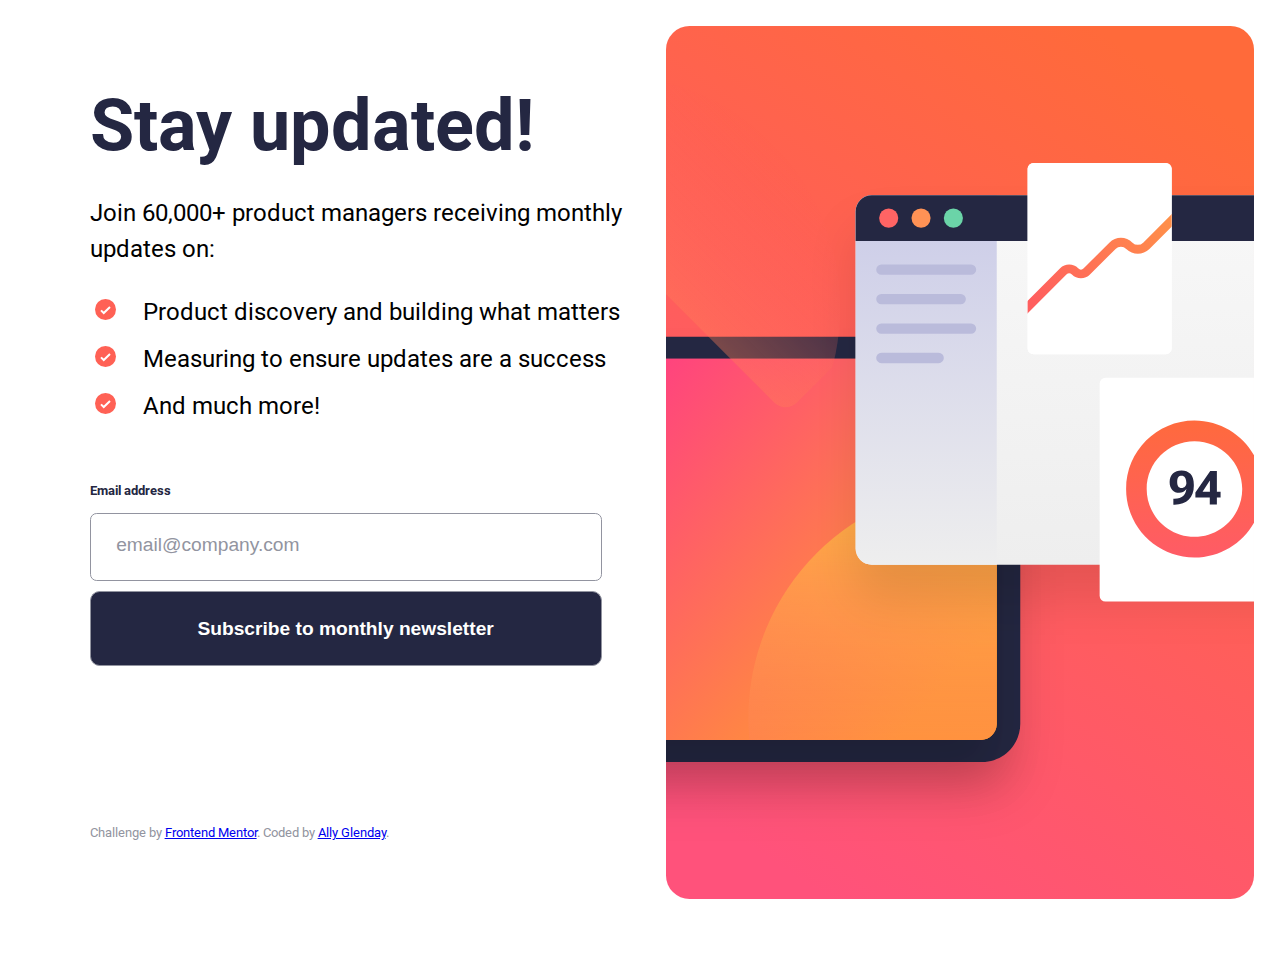
<file: index.html>
<!DOCTYPE html>
<html lang="en">
<head>
  <meta charset="UTF-8">
  <meta name="viewport" content="width=device-width, initial-scale=1.0"> <!-- displays site properly based on user's device -->
  <link rel="preload" href="assets/fonts/Roboto-Regular.ttf" as="font" type="font/woff2" crossorigin>
  <link rel="preload" href="assets/fonts/Roboto-Bold.ttf" as="font" type="font/woff2" crossorigin>
  <link rel="icon" type="image/png" sizes="32x32" href="./assets/images/favicon-32x32.png">
  <link rel="stylesheet" href="styles.css">
  
  <title>Frontend Mentor | Newsletter sign-up form with success message</title>


</head>
<body>
  <!-- Sign-up form start -->
  <picture>
    <!--Responsive images-->
    <source media="(max-width: 419px)" srcset="assets/images/illustration-sign-up-mobile.svg">
    <source media="(min-width: 420px)" srcset="assets/images/illustration-sign-up-desktop.svg">
    <img width="auto" height="auto" src="assets/images/illustration-sign-up-mobile.svg" alt="Sign up illustration">
  </picture> 
  <main>
    <h1>Stay updated!</h1>
    <p>Join 60,000+ product managers receiving monthly updates on:</p>
    
    <ul>
      <li>Product discovery and building what matters</li>
      <li>Measuring to ensure updates are a success</li>
      <li>And much more!</li>
    </ul>
    <form action="success.html" type="email">
      <label for="email">Email address 
        <p id="error-message"></p>
      </label>
  
      <input id="user-input" type="email" placeholder="email@company.com">
      <button onclick="validateEmail()" form="email-form" type="button">Subscribe to monthly newsletter</button>  
    </form>
  </main> 

  

  <!-- Sign-up form end -->

  <!-- Success message start -->

  <!-- Thanks for subscribing!

  A confirmation email has been sent to ash@loremcompany.com. 
  Please open it and click the button inside to confirm your subscription.

  Dismiss message -->

  <!-- Success message end -->
  <footer>
    <div class="attribution">
      <p>Challenge by <a href="https://www.frontendmentor.io?ref=challenge" target="_blank">Frontend Mentor</a>. Coded by <a href="https://github.com/ally-glenday">Ally Glenday</a>.</p> 
    </div>
  </footer>
  <script src="script.js"></script>
</body>
</html>
</file>
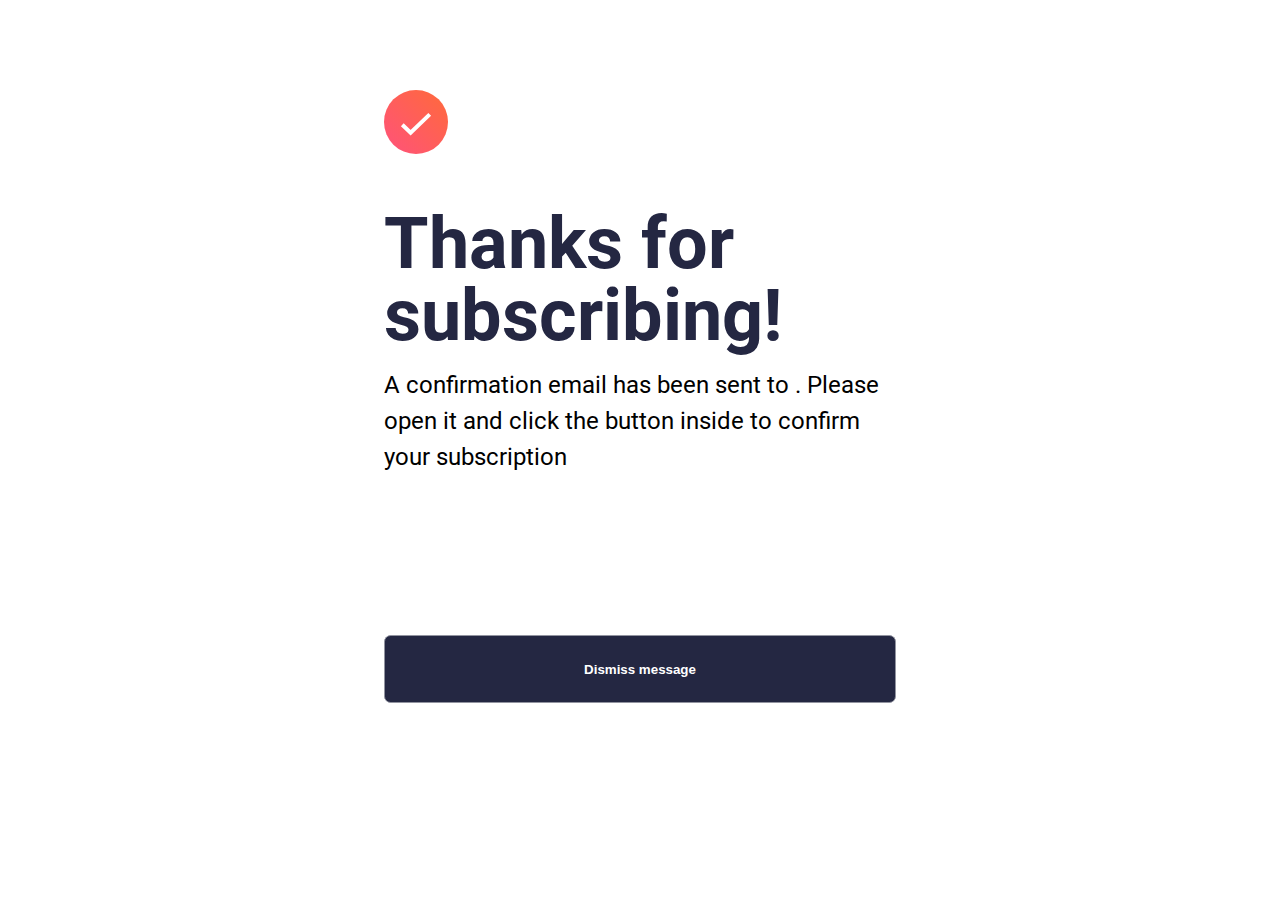
<file: success.html>
<!DOCTYPE html>
<html lang="en">
<head>
    <meta charset="UTF-8">
    <meta name="viewport" content="width=device-width, initial-scale=1.0">
    <title>Success - Thanks for subscribing!</title>
    <link rel="preload" href="assets/fonts/Roboto-Regular.ttf" as="font" type="font/woff2" crossorigin>
    <link rel="preload" href="assets/fonts/Roboto-Bold.ttf" as="font" type="font/woff2" crossorigin>
    <link rel="icon" type="image/png" sizes="32x32" href="./assets/images/favicon-32x32.png">
    <link rel="stylesheet" href="styles.css">
</head>
<body>
    <main class="success">
      <img src="assets/images/icon-success.svg" alt="Success icon">
      <h1>Thanks for subscribing!</h1>
      <h2 id="test"></h2>
      <p>A confirmation email has been sent to  <span id="display-user-input"></span>. Please open it and click the button inside to confirm your subscription</p>
      <a class="dismiss-message" href="index.html"><button class="dismiss-message">Dismiss message</button></a>
    </main>

    <script src="script.js"></script>
</body>
</html>
</file>
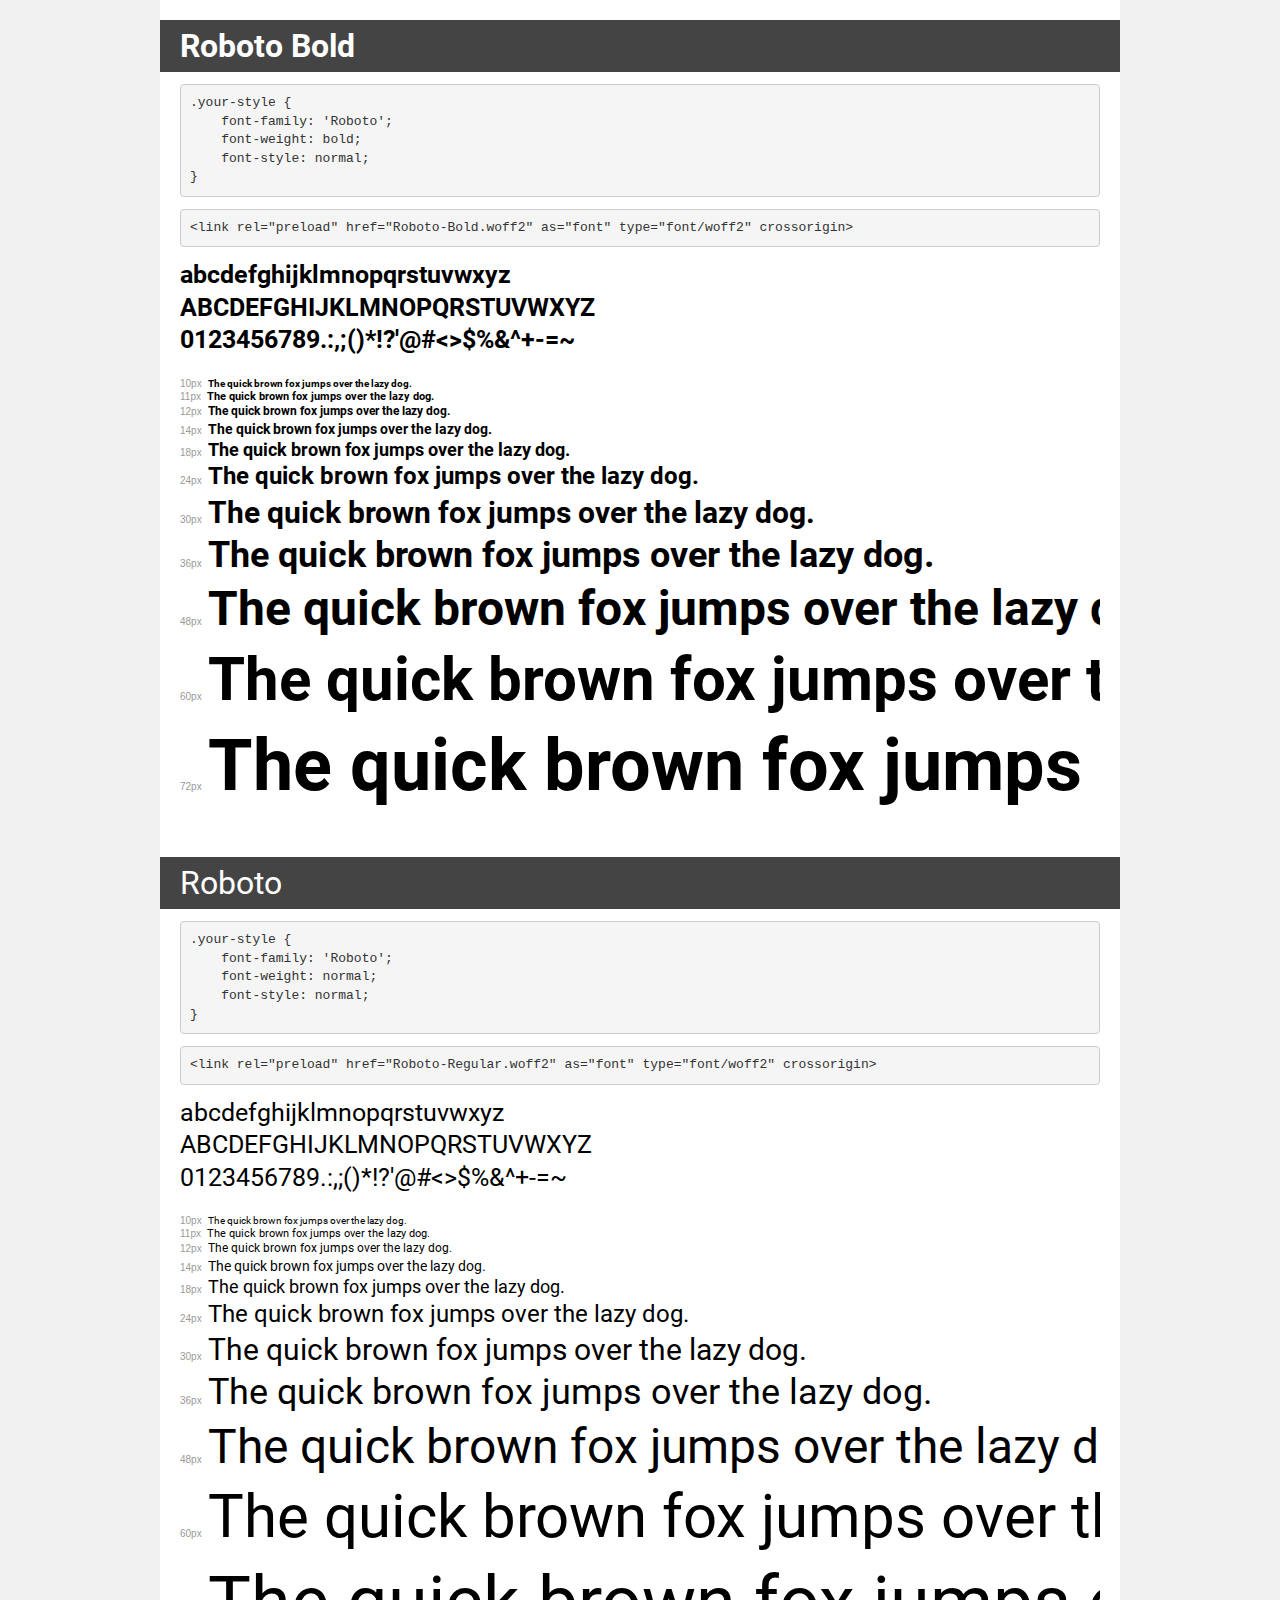
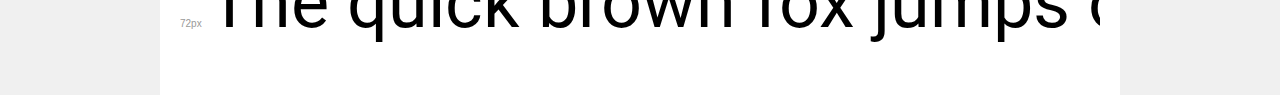
<file: assets/fonts/transfonter.org-20231009-003535/demo.html>
<!DOCTYPE html>
<html lang="en">
<head>
    <meta charset="utf-8">
    <meta http-equiv="X-UA-Compatible" content="IE=edge">
    <meta name="viewport" content="width=device-width, initial-scale=1">
    <meta name="robots" content="noindex, noarchive">
    <meta name="format-detection" content="telephone=no">
    <title>Transfonter demo</title>
    <link href="stylesheet.css" rel="stylesheet">
    <style>
        /*
        http://meyerweb.com/eric/tools/css/reset/
        v2.0 | 20110126
        License: none (public domain)
        */
        html, body, div, span, applet, object, iframe,
        h1, h2, h3, h4, h5, h6, p, blockquote, pre,
        a, abbr, acronym, address, big, cite, code,
        del, dfn, em, img, ins, kbd, q, s, samp,
        small, strike, strong, sub, sup, tt, var,
        b, u, i, center,
        dl, dt, dd, ol, ul, li,
        fieldset, form, label, legend,
        table, caption, tbody, tfoot, thead, tr, th, td,
        article, aside, canvas, details, embed,
        figure, figcaption, footer, header, hgroup,
        menu, nav, output, ruby, section, summary,
        time, mark, audio, video {
            margin: 0;
            padding: 0;
            border: 0;
            font-size: 100%;
            font: inherit;
            vertical-align: baseline;
        }
        /* HTML5 display-role reset for older browsers */
        article, aside, details, figcaption, figure,
        footer, header, hgroup, menu, nav, section {
            display: block;
        }
        body {
            line-height: 1;
        }
        ol, ul {
            list-style: none;
        }
        blockquote, q {
            quotes: none;
        }
        blockquote:before, blockquote:after,
        q:before, q:after {
            content: '';
            content: none;
        }
        table {
            border-collapse: collapse;
            border-spacing: 0;
        }
        /* demo styles */
        body {
            background: #f0f0f0;
            color: #000;
        }
        .page {
            background: #fff;
            width: 920px;
            margin: 0 auto;
            padding: 20px 20px 0 20px;
            overflow: hidden;
        }
        .font-container {
            overflow-x: auto;
            overflow-y: hidden;
            margin-bottom: 40px;
            line-height: 1.3;
            white-space: nowrap;
            padding-bottom: 5px;
        }
        h1 {
            position: relative;
            background: #444;
            font-size: 32px;
            color: #fff;
            padding: 10px 20px;
            margin: 0 -20px 12px -20px;
        }
        .letters {
            font-size: 25px;
            margin-bottom: 20px;
        }
        .s10:before {
            content: '10px';
        }
        .s11:before {
            content: '11px';
        }
        .s12:before {
            content: '12px';
        }
        .s14:before {
            content: '14px';
        }
        .s18:before {
            content: '18px';
        }
        .s24:before {
            content: '24px';
        }
        .s30:before {
            content: '30px';
        }
        .s36:before {
            content: '36px';
        }
        .s48:before {
            content: '48px';
        }
        .s60:before {
            content: '60px';
        }
        .s72:before {
            content: '72px';
        }
        .s10:before, .s11:before, .s12:before, .s14:before,
        .s18:before, .s24:before, .s30:before, .s36:before,
        .s48:before, .s60:before, .s72:before {
            font-family: Arial, sans-serif;
            font-size: 10px;
            font-weight: normal;
            font-style: normal;
            color: #999;
            padding-right: 6px;
        }
        pre {
            display: block;
            padding: 9px;
            margin: 0 0 12px;
            font-family: Monaco, Menlo, Consolas, "Courier New", monospace;
            font-size: 13px;
            line-height: 1.428571429;
            color: #333;
            font-weight: normal;
            font-style: normal;
            background-color: #f5f5f5;
            border: 1px solid #ccc;
            overflow-x: auto;
            border-radius: 4px;
        }
        /* responsive */
        @media (max-width: 959px) {
            .page {
                width: auto;
                margin: 0;
            }
        }
    </style>
</head>
<body>
<div class="page">
    <div class="demo">
        <h1 style="font-family: 'Roboto'; font-weight: bold; font-style: normal;">Roboto Bold</h1>
        <pre title="Usage">.your-style {
    font-family: 'Roboto';
    font-weight: bold;
    font-style: normal;
}</pre>
        <pre title="Preload (optional)">
&lt;link rel=&quot;preload&quot; href=&quot;Roboto-Bold.woff2&quot; as=&quot;font&quot; type=&quot;font/woff2&quot; crossorigin&gt;</pre>
        <div class="font-container" style="font-family: 'Roboto'; font-weight: bold; font-style: normal;">
            <p class="letters">
                abcdefghijklmnopqrstuvwxyz<br>
ABCDEFGHIJKLMNOPQRSTUVWXYZ<br>
                0123456789.:,;()*!?'@#&lt;&gt;$%&^+-=~
            </p>
            <p class="s10" style="font-size: 10px;">The quick brown fox jumps over the lazy dog.</p>
            <p class="s11" style="font-size: 11px;">The quick brown fox jumps over the lazy dog.</p>
            <p class="s12" style="font-size: 12px;">The quick brown fox jumps over the lazy dog.</p>
            <p class="s14" style="font-size: 14px;">The quick brown fox jumps over the lazy dog.</p>
            <p class="s18" style="font-size: 18px;">The quick brown fox jumps over the lazy dog.</p>
            <p class="s24" style="font-size: 24px;">The quick brown fox jumps over the lazy dog.</p>
            <p class="s30" style="font-size: 30px;">The quick brown fox jumps over the lazy dog.</p>
            <p class="s36" style="font-size: 36px;">The quick brown fox jumps over the lazy dog.</p>
            <p class="s48" style="font-size: 48px;">The quick brown fox jumps over the lazy dog.</p>
            <p class="s60" style="font-size: 60px;">The quick brown fox jumps over the lazy dog.</p>
            <p class="s72" style="font-size: 72px;">The quick brown fox jumps over the lazy dog.</p>
        </div>
    </div>

    <div class="demo">
        <h1 style="font-family: 'Roboto'; font-weight: normal; font-style: normal;">Roboto</h1>
        <pre title="Usage">.your-style {
    font-family: 'Roboto';
    font-weight: normal;
    font-style: normal;
}</pre>
        <pre title="Preload (optional)">
&lt;link rel=&quot;preload&quot; href=&quot;Roboto-Regular.woff2&quot; as=&quot;font&quot; type=&quot;font/woff2&quot; crossorigin&gt;</pre>
        <div class="font-container" style="font-family: 'Roboto'; font-weight: normal; font-style: normal;">
            <p class="letters">
                abcdefghijklmnopqrstuvwxyz<br>
ABCDEFGHIJKLMNOPQRSTUVWXYZ<br>
                0123456789.:,;()*!?'@#&lt;&gt;$%&^+-=~
            </p>
            <p class="s10" style="font-size: 10px;">The quick brown fox jumps over the lazy dog.</p>
            <p class="s11" style="font-size: 11px;">The quick brown fox jumps over the lazy dog.</p>
            <p class="s12" style="font-size: 12px;">The quick brown fox jumps over the lazy dog.</p>
            <p class="s14" style="font-size: 14px;">The quick brown fox jumps over the lazy dog.</p>
            <p class="s18" style="font-size: 18px;">The quick brown fox jumps over the lazy dog.</p>
            <p class="s24" style="font-size: 24px;">The quick brown fox jumps over the lazy dog.</p>
            <p class="s30" style="font-size: 30px;">The quick brown fox jumps over the lazy dog.</p>
            <p class="s36" style="font-size: 36px;">The quick brown fox jumps over the lazy dog.</p>
            <p class="s48" style="font-size: 48px;">The quick brown fox jumps over the lazy dog.</p>
            <p class="s60" style="font-size: 60px;">The quick brown fox jumps over the lazy dog.</p>
            <p class="s72" style="font-size: 72px;">The quick brown fox jumps over the lazy dog.</p>
        </div>
    </div>

</div>
</body>
</html>
</file>
<file: assets/fonts/transfonter.org-20231009-003535/stylesheet.css>
@font-face {
    font-family: 'Roboto';
    src: url('Roboto-Bold.woff2') format('woff2'),
        url('Roboto-Bold.woff') format('woff');
    font-weight: bold;
    font-style: normal;
    font-display: swap;
}

@font-face {
    font-family: 'Roboto';
    src: url('Roboto-Regular.woff2') format('woff2'),
        url('Roboto-Regular.woff') format('woff');
    font-weight: normal;
    font-style: normal;
    font-display: swap;
}
</file>
<file: styles.css>
/* http://meyerweb.com/eric/tools/css/reset/ 
   v2.0 | 20110126
   License: none (public domain)
*/

html, body, div, span, applet, object, iframe,
h1, h2, h3, h4, h5, h6, p, blockquote, pre,
a, abbr, acronym, address, big, cite, code,
del, dfn, em, img, ins, kbd, q, s, samp,
small, strike, strong, sub, sup, tt, var,
b, u, i, center,
dl, dt, dd, ol, ul, li,
fieldset, form, label, legend,
table, caption, tbody, tfoot, thead, tr, th, td,
article, aside, canvas, details, embed, 
figure, figcaption, footer, header, hgroup, 
menu, nav, output, ruby, section, summary,
time, mark, audio, video {
	margin: 0;
	padding: 0;
	border: 0;
	font-size: 100%;
	font: inherit;
	vertical-align: baseline;
}
/* HTML5 display-role reset for older browsers */
article, aside, details, figcaption, figure, 
footer, header, hgroup, menu, nav, section {
	display: block;
}
body {
	line-height: 1;
}
ol, ul {
	list-style: none;
}
blockquote, q {
	quotes: none;
}
blockquote:before, blockquote:after,
q:before, q:after {
	content: '';
	content: none;
}
table {
	border-collapse: collapse;
	border-spacing: 0;
}

*{
    box-sizing: border-box;
}

/* This was a first for me, I usually use Google fonts but this was using a woff file and a link to the relative path. I used https://transfonter.org/ which I used on StackOverflow */ 

/* ---------------------------------- End of CSS reset, fonts below -------------------------------- */ 

@font-face {
    font-family: 'Roboto';
    src: url('assets/fonts/Roboto-Bold.ttf') format('woff2'),
        url('assets/fonts/Roboto-Bold.ttf') format('woff');
    font-weight: bold;
    font-style: normal;
    font-display: swap;
}

@font-face {
    font-family: 'Roboto';
    src: url('assets/fonts/Roboto-Regular.ttf') format('woff2'),
        url('assets/fonts/Roboto-Regular.ttf') format('woff');
    font-weight: normal;
    font-style: normal;
    font-display: swap;
}
/* Custom CSS variables for colours */
:root {
    --tomato: hsl(4, 100%, 67%);
    --dark-slate-grey: hsl(234, 29%, 20%);
    --charcoal-grey: hsl(235, 18%, 26%);
    --grey: hsl(231, 7%, 60%);
    --white: hsl(0, 0%, 100%);
  }
  

/* # Front-end Style Guide

## Layout

The designs were created to the following widths:

- Mobile: 375px
- Desktop: 1440px

## Colors

### Primary

- Tomato: hsl(4, 100%, 67%)

### Neutral

- Dark Slate Grey: hsl(234, 29%, 20%)
- Charcoal Grey: hsl(235, 18%, 26%)
- Grey: hsl(231, 7%, 60%)
- White: hsl(0, 0%, 100%)

## Typography

### Body Copy

- Font size (paragraph): 16px

### Font

- Family: [Roboto](https://fonts.google.com/specimen/Roboto)
- Weights: 400, 700

*/ 

/* ---------------------------------- End of fonts, styles below -------------------------------- */ 
/* Fallback fonts if the user's browser does not support */
body{
    font-family: 'Roboto', Arial, Helvetica, sans-serif;
}

main{
    padding: 5%;
    margin: 2%;
}
/* Targets "Join 60,000 monthly..." */ 
main p{
    margin-bottom: 5%;
    line-height: 1.5em;
}
/* Targets "Main h1" */ 
h1{
    font-weight: bold;
    font-size: 2.5em;
    color: var(--dark-slate-grey);
    margin-bottom: 5%;
}

/* Not used this before, but worked really well. Keeps the HTML minimal, content attribute is really useful */
ul li::before{
    content: url(assets/images/icon-list.svg);
    size: 100%;
    padding-right: 5%;    
}

/* Targets list items and creates a flexbox container to align text together */ 
ul li{
    display: flex;
    line-height: 1.5em;
    margin-bottom: 5%;

}
/* Targets 'email address' label */ 
label[for="email"]{
    font-weight: bold;
    font-size: .8em;
    color: var(--dark-slate-grey);
    display: block;
    margin-top: 10%;
    margin-bottom: 5%;
}

input{
    display: block;
    padding: 5%;
    margin-bottom: 5%;
    border: solid .05em var(--grey);
    border-radius: .5em;
    width: 100%;
}

::placeholder{
    color: var(--grey);
}

button[type="button"], button{
    font-weight: bold;
    color: var(--white);
    background-color: var(--dark-slate-grey);
    padding: 5%;
    width: 100%;
    border: solid .05em var(--grey);
    border-radius: .5em;
}



footer{
    color: var(--grey);
    padding: 5%;
    margin: 2%;
    line-height: 2em;
    font-size: .8em;

}

footer a:visited{
    color: var(--charcoal-grey);
}

footer a:hover, footer a:focus{
    color: lightcoral;
}

footer a:active{
    color: rgb(217, 94, 94)
}

button:hover{
    background: linear-gradient(40deg, #ff5377, Tomato);
    cursor: pointer;
}

footer{
    margin-bottom: 5%;
}

#error-message{
    float: right;
    font-size: .8rem;
    color: #FF6257;
    font-weight: bold;
   
}

.error-state{
    background-color: #ffe8e6;
    border: solid #FF6257 5px;
    color: #FF6257;
    border:  #FF6257 1px solid;
    
}


.success img{
    margin: 40% 0 10% 0;
}

#display-user-input{
    font-weight: bold;
}

.dismiss-message{
    color: var(--white);
    text-decoration: none;
    margin-top: 10rem;

}

.dismiss-message a{
    size: 100%;
}

/* 

   form.prepend(emailAlert);
        emailAlert.style.float = "right";
        emailAlert.style.fontSize = ".8rem";
        emailAlert.style.color = "#FF6257";
        emailAlert.style.fontWeight = "bold";
    
        
        
        userInput.style.backgroundColor = "#ffe8e6";
        userInput.style.border = "solid #FF6257 1px"; 

        */


/* ------------------------------------------ Media Queries --------------------------------------- */ 

/* Tablets & screens over 420px */ 
@media screen and (min-width: 420px) {
    picture img{
        float: right;
        max-width: 45vw;
        
    }
    input[type="email"]{
        float: left;
        width: 40vw;
        padding: 5%;
        margin-bottom: 2%;
        
    }

    label[for="email"]{
        margin: 1% 0;
    }
    
    button[type="button"]{
        width: 40vw;
        padding: 5%;
       
    }

    ul li{
        margin: 3% 0 5% 0;
    }

    form{
        max-width: 40vw;
    }
    .success{
        max-width: 50vw;
        max-height: 50vh;
        margin: 0 auto;
        
    }

    .success a{
        font-size: 1.2rem;
    }


    
} 

/* Tablets & screens over 1280px */ 
@media screen and (min-width: 1280px) {
   picture img{    
        min-width: 50vw;
        padding: 0 2%;
   }

   h1{
        font-size: 4.5em;
   }

   main p, main ul, main li{
        font-size: 1.5rem;
        margin: 0;
        padding: 0;
   }

   main li{
    padding: .5%;
   }
   main ul{
    margin-bottom: 5%;
    }

   ::placeholder{
    font-size: 1.2rem;
    }

    button[type="button"]{
        font-size: 1.2rem;
       
    }

    h1 {
        margin-bottom: 3%;
    }
    
    body > main:nth-child(2) > p:nth-child(2) {
        margin-bottom: 2%;
        }


    form ~{
        padding: 5%;
    }

    label[for="email"]{
        margin: 3% 0;
    }


    .success img{
        margin: 5% 0 10% 0;
    }








}
</file>
